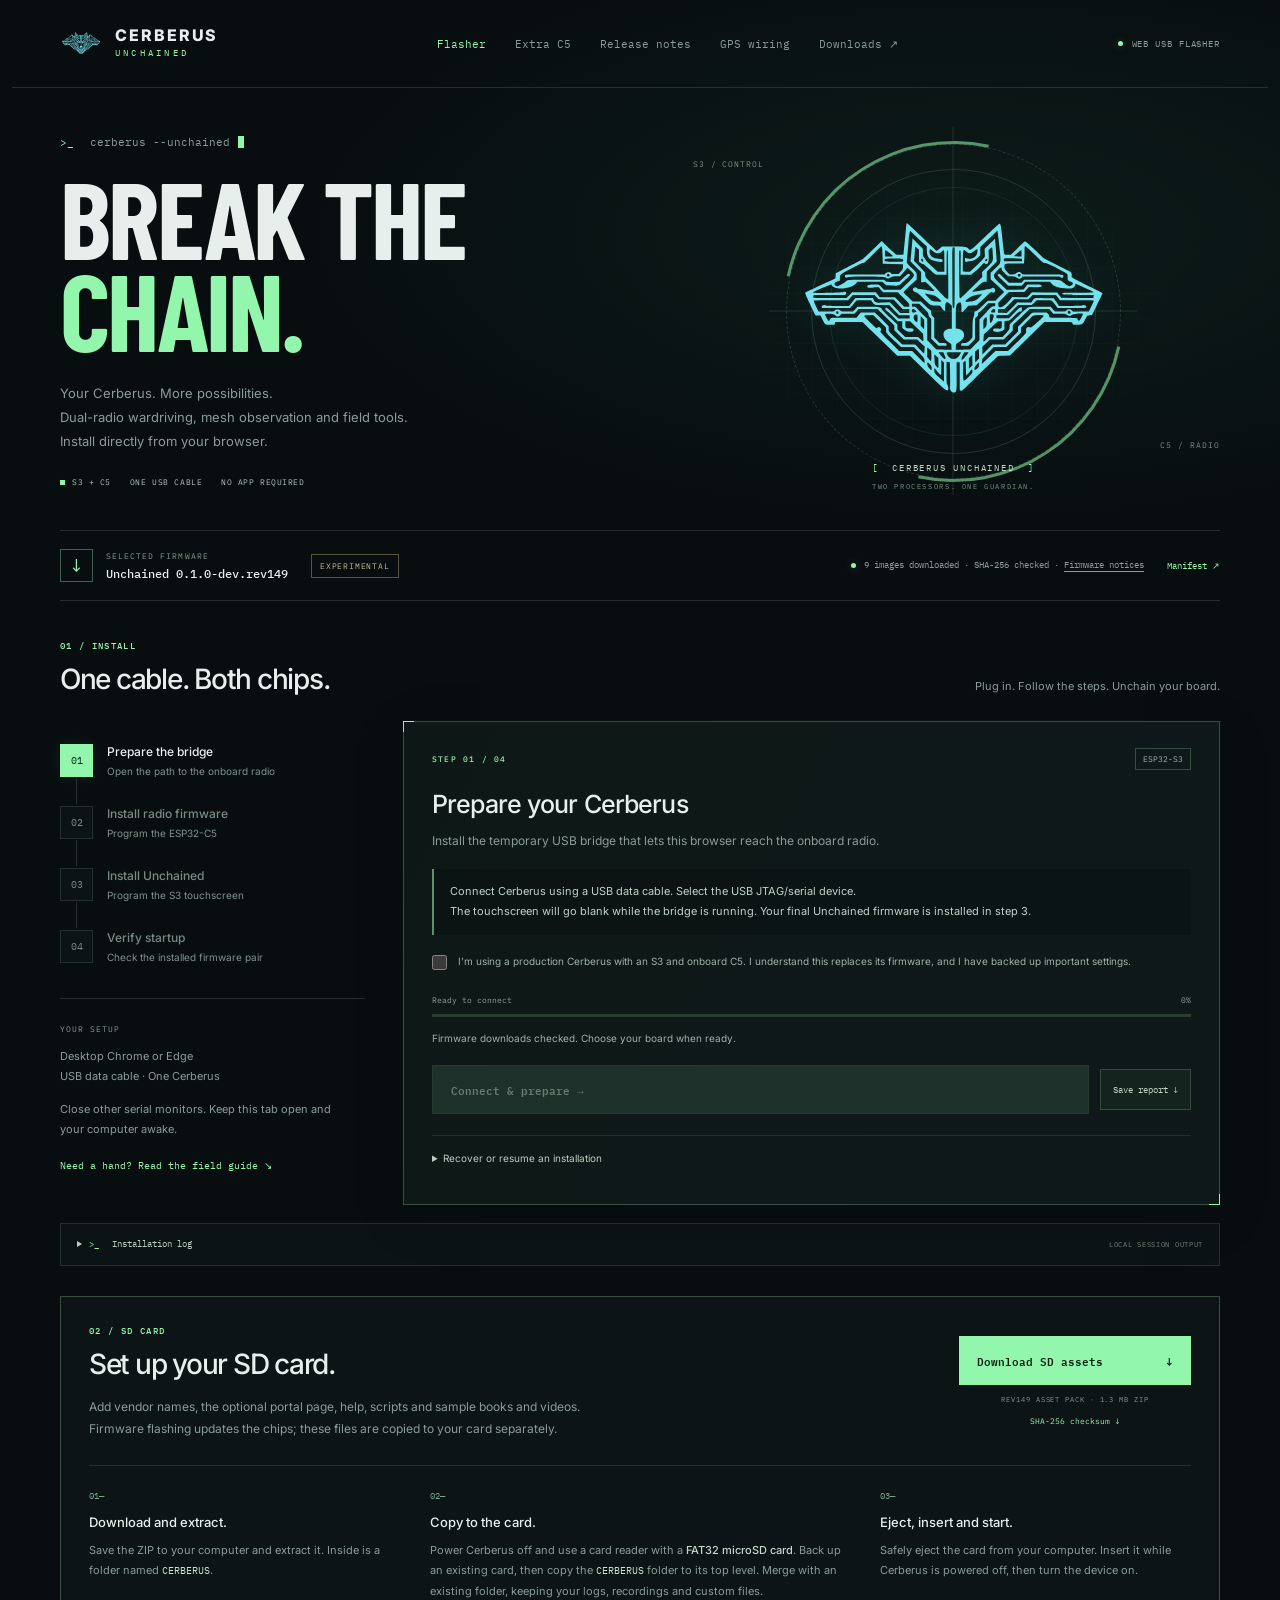
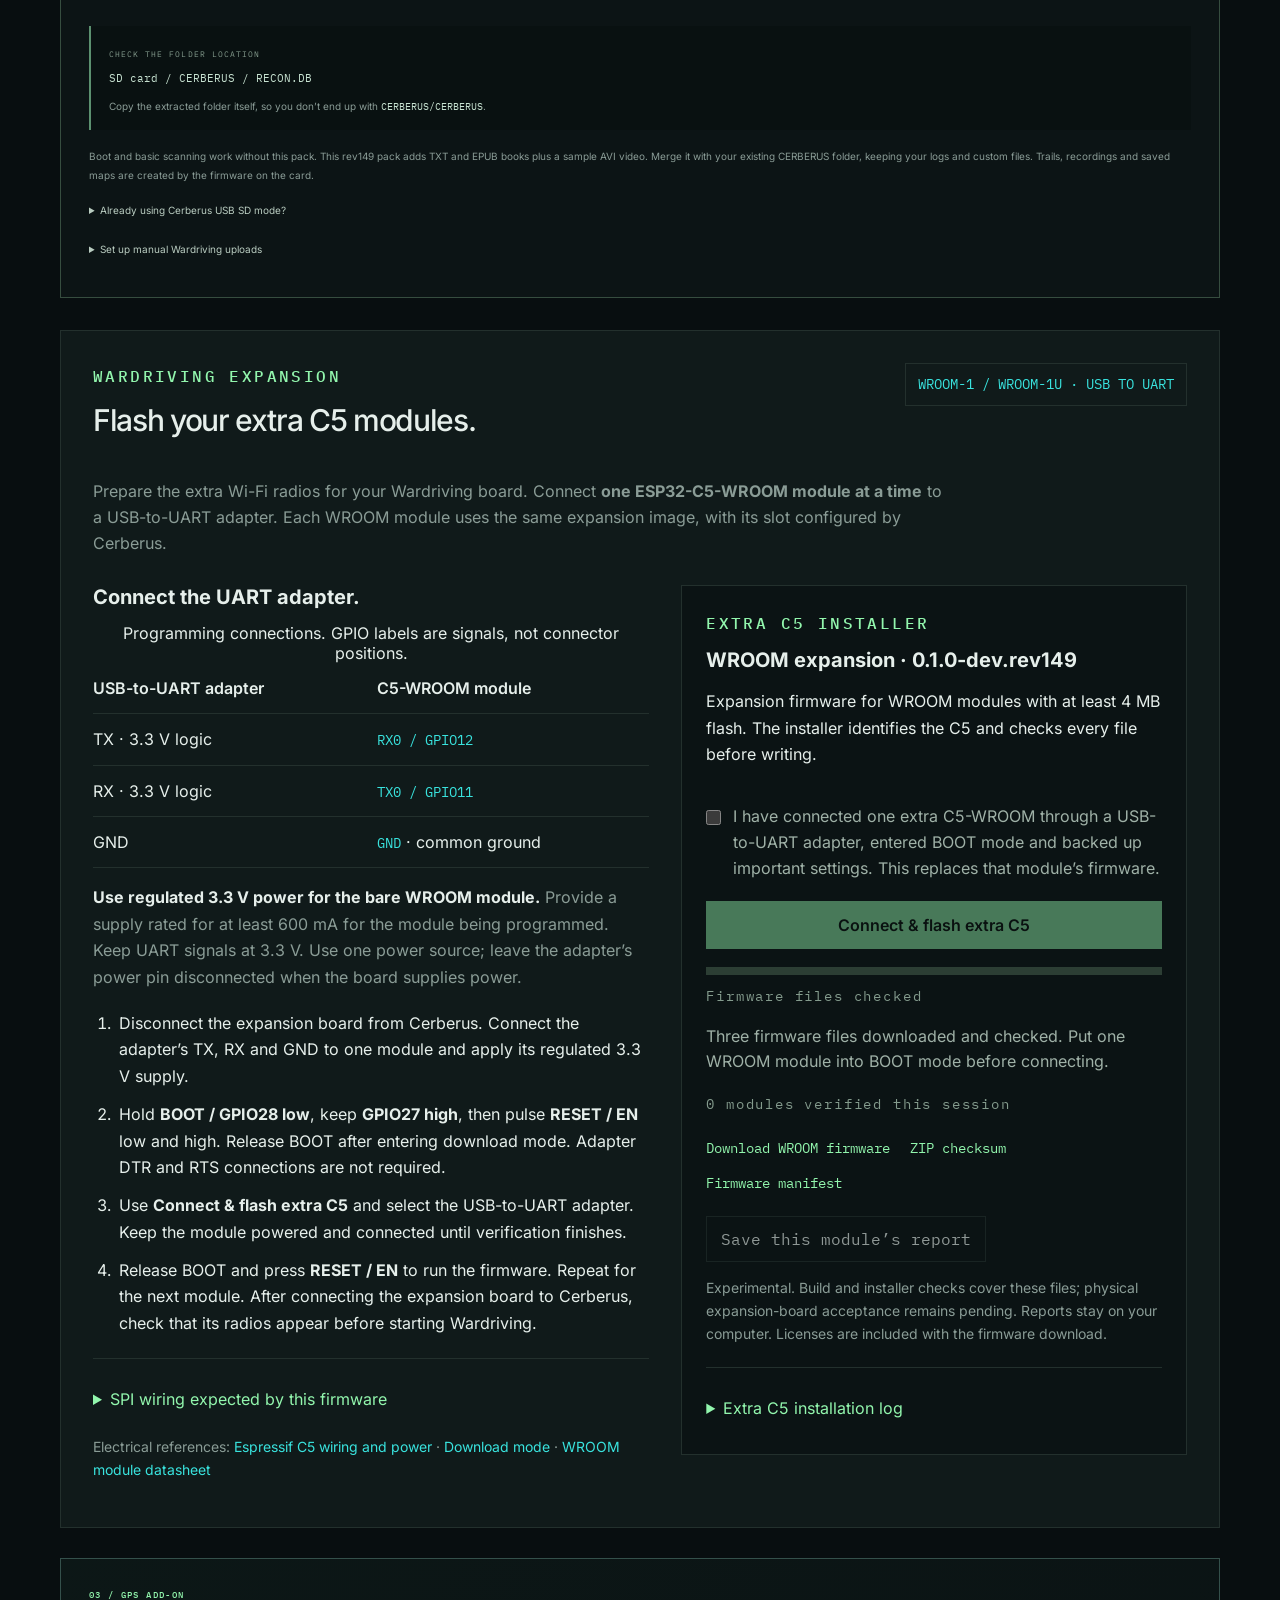
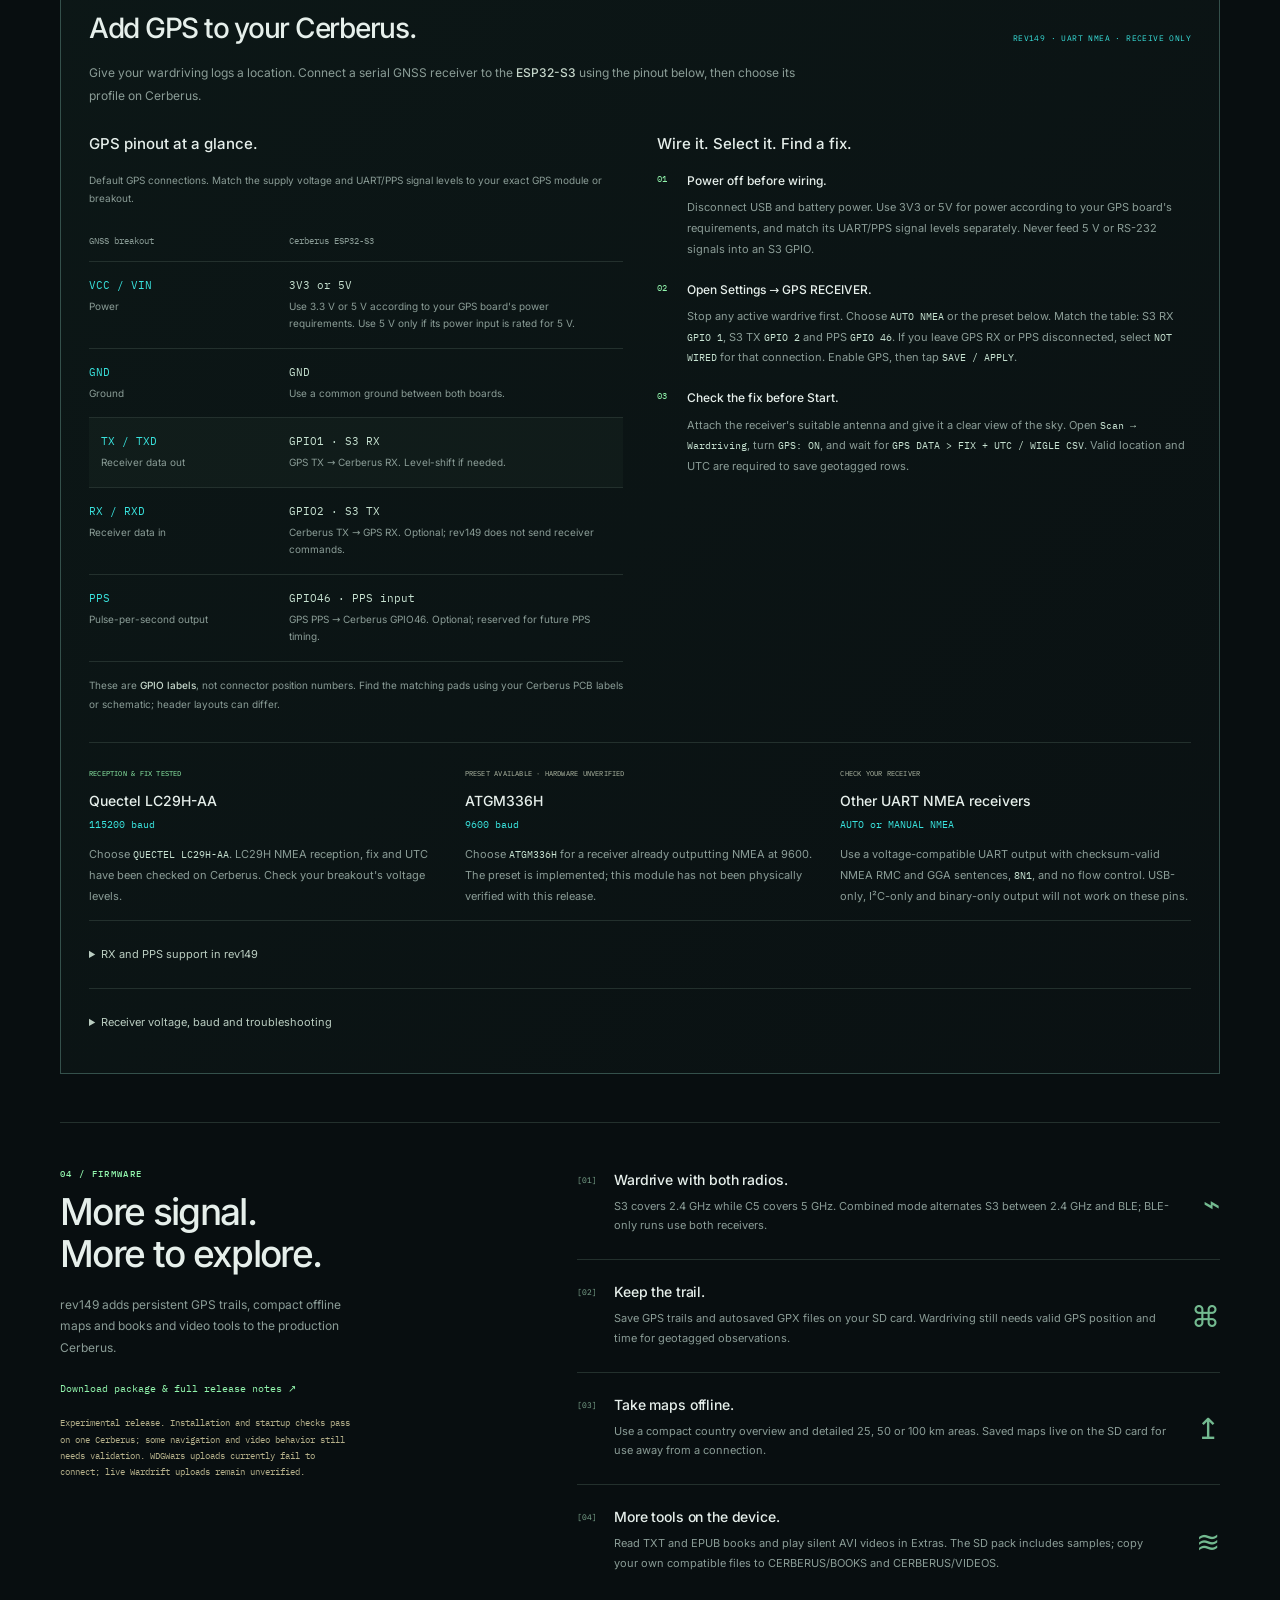
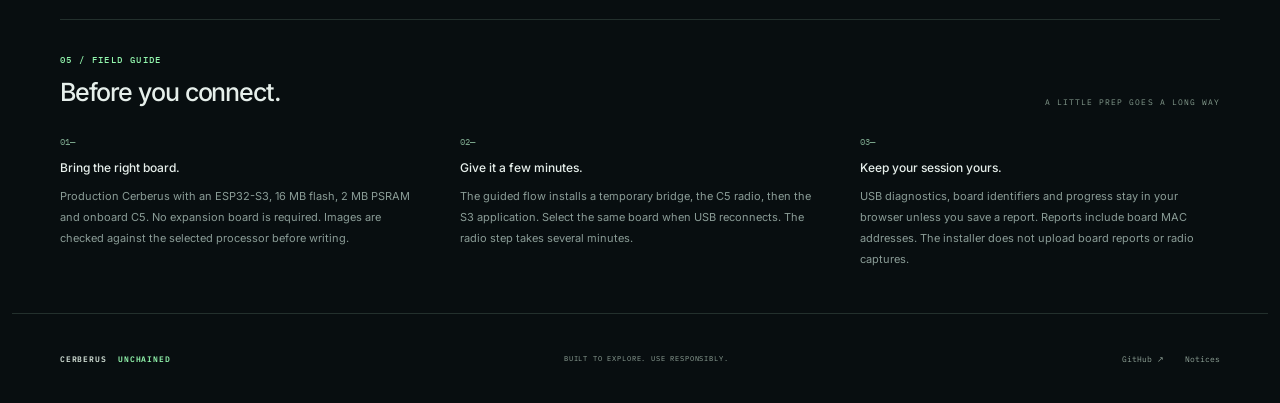
<file: index.html>
<!doctype html>
<html lang="en">
<head>
  <meta charset="UTF-8">
  <meta name="viewport" content="width=device-width,initial-scale=1">
  <meta name="theme-color" content="#080e10">
  <meta name="description" content="Unchain your Cerberus. Install matched S3 and C5 firmware from your browser with the Cerberus Unchained USB flasher.">
  <title>Cerberus Unchained / Web Flasher</title>
  <link rel="stylesheet" href="./fonts/fonts.css">
  <link rel="icon" href="./guardian.svg" type="image/svg+xml">
  <script type="module" crossorigin src="./assets/index-B8PfIWWj.js"></script>
  <link rel="modulepreload" crossorigin href="./assets/rom-GkxcFgpz.js">
  <link rel="modulepreload" crossorigin href="./assets/esp32-CyuAxFQm.js">
  <link rel="modulepreload" crossorigin href="./assets/esp32c3-XPh2YC9D.js">
  <link rel="stylesheet" crossorigin href="./assets/index-CetAGgxM.css">
</head>
<body>
  <a class="skip-link" href="#flash">Skip to installer</a>
  <div class="ambient" aria-hidden="true"></div>
  <header class="topbar shell">
    <a href="./" class="brand" aria-label="Cerberus Unchained home"><img src="./guardian.svg" alt="" width="42" height="32"><span>CERBERUS<small>UNCHAINED</small></span></a>
    <nav aria-label="Main navigation"><a class="nav-active" href="#flash">Flasher</a><a href="#expansion-flasher">Extra C5</a><a href="#release-notes">Release notes</a><a href="#gps-pinout">GPS wiring</a><a href="https://github.com/463N7/Cerberus-unchained-flasher/releases/tag/v0.1.0-dev.rev149" target="_blank" rel="noopener noreferrer">Downloads ↗</a></nav>
    <span class="topnote"><i></i> WEB USB FLASHER</span>
  </header>
  <main class="shell">
    <section class="intro" aria-labelledby="hero-title">
      <div class="hero-copy">
        <p class="terminal-prompt"><span aria-hidden="true">&gt;_</span> cerberus --unchained<span class="cursor" aria-hidden="true"></span></p>
        <h1 id="hero-title">BREAK THE<br><span>CHAIN.</span></h1>
        <p class="lede">Your Cerberus. More possibilities.<br>Dual-radio wardriving, mesh observation and field tools.<br class="desktop-break"> Install directly from your browser.</p>
        <div class="hero-tags"><span><i></i> S3 + C5</span><span>ONE USB CABLE</span><span>NO APP REQUIRED</span></div>
      </div>
      <div class="guardian" role="img" aria-label="The three-headed Cerberus emblem in a radio reticle">
        <div class="reticle" aria-hidden="true"><div class="reticle-ring"></div><span class="reticle-axis axis-x"></span><span class="reticle-axis axis-y"></span></div>
        <span class="coordinate coordinate-a" aria-hidden="true">S3 / CONTROL</span><span class="coordinate coordinate-b" aria-hidden="true">C5 / RADIO</span>
        <img src="./guardian.svg" alt="" width="370" height="236">
        <div class="guardian-label"><span class="bracket">[</span> CERBERUS UNCHAINED <span class="bracket">]</span><small>TWO PROCESSORS. ONE GUARDIAN.</small></div>
      </div>
    </section>
    <section class="release-bar" aria-label="Selected firmware">
      <div class="release-identity"><span class="release-mark" aria-hidden="true">↓</span><div><span class="micro">SELECTED FIRMWARE</span><strong id="version">Loading release…</strong></div></div>
      <span class="channel-tag">EXPERIMENTAL</span>
      <div class="integrity"><span class="dot" aria-hidden="true"></span><span id="release-status">Checking download integrity</span></div>
      <a id="release-manifest" hidden>Manifest ↗</a>
    </section>
    <section id="flash" class="flash-section" aria-labelledby="flash-title">
      <div class="section-heading"><div><p class="eyebrow">01 / INSTALL</p><h2 id="flash-title">One cable. Both chips.</h2></div><p>Plug in. Follow the steps. Unchain your board.</p></div>
      <div id="compatibility" class="notice" hidden></div>
      <div class="workspace">
        <aside class="steps" aria-label="Installation progress">
          <ol>
            <li data-stage="bridge"><span class="step-number">01</span><div><strong>Prepare the bridge</strong><small>Open the path to the onboard radio</small></div><span class="step-state"></span></li>
            <li data-stage="c5"><span class="step-number">02</span><div><strong>Install radio firmware</strong><small>Program the ESP32-C5</small></div><span class="step-state"></span></li>
            <li data-stage="s3"><span class="step-number">03</span><div><strong>Install Unchained</strong><small>Program the S3 touchscreen</small></div><span class="step-state"></span></li>
            <li data-stage="check"><span class="step-number">04</span><div><strong>Verify startup</strong><small>Check the installed firmware pair</small></div><span class="step-state"></span></li>
          </ol>
          <div class="connection-note"><span class="micro">YOUR SETUP</span><p>Desktop Chrome or Edge<br>USB data cable · One Cerberus</p><p>Close other serial monitors. Keep this tab open and your computer awake.</p></div>
          <a class="text-link" href="#help">Need a hand? Read the field guide ↘</a>
        </aside>
        <section class="install-card" aria-labelledby="stage-title">
          <div class="card-heading"><span class="eyebrow" id="stage-label">STEP 01 / 04</span><span class="chip-badge" id="chip-label">ESP32-S3</span></div>
          <h3 id="stage-title">Prepare your Cerberus</h3>
          <p id="stage-description">The installer downloads and checks the complete firmware set before changing your board.</p>
          <div id="instructions" class="instructions">Checking the selected firmware package…</div>
          <label id="consent-line" class="consent"><input type="checkbox" id="consent"><span>I’m using a production Cerberus with an S3 and onboard C5. I understand this replaces its firmware, and I have backed up important settings.</span></label>
          <div class="progress-block"><div class="progress-label"><span id="progress-label">Checking release files</span><span id="percent">0%</span></div><progress id="progress" max="100" value="0" aria-label="Installation progress">0%</progress></div>
          <p id="status" class="status" role="status" aria-live="polite">Preparing the downloads…</p>
          <div class="actions"><button id="primary" disabled>Connect &amp; prepare →</button><button id="download-log" class="secondary">Save report ↓</button></div>
          <div id="check-results" hidden></div>
          <details id="recovery"><summary>Recover or resume an installation</summary><p>A blank screen after preparation is expected: the temporary bridge is running.</p><div class="recovery-actions"><button id="resume-c5" class="secondary">Bridge already installed</button><button id="restore-s3" class="secondary">Restore S3 firmware</button><button id="restart" class="secondary">Start a new board</button></div><p>To enter S3 download mode: hold <strong>S3 BOOT</strong>, tap <strong>S3 RESET</strong>, then release BOOT. Use the S3 controls. Select the USB JTAG/serial device when asked.</p><p>Restoring only the S3 does not update or verify the C5. Complete the full installation and startup check.</p></details>
        </section>
      </div>
      <details class="technical"><summary><span aria-hidden="true">&gt;_</span> Installation log <span class="log-caption">LOCAL SESSION OUTPUT</span></summary><pre id="log" aria-label="Installation log">Waiting for firmware verification…</pre></details>
    </section>
    <section id="sd-assets" class="sd-assets" aria-labelledby="sd-title">
      <div class="sd-heading"><div><p class="eyebrow">02 / SD CARD</p><h2 id="sd-title">Set up your SD card.</h2><p class="sd-intro">Add vendor names, the optional portal page, help, scripts and sample books and videos. Firmware flashing updates the chips; these files are copied to your card separately.</p></div><div class="sd-download"><a class="download-button" href="./downloads/cerberus-unchained-sd-assets-rev149.zip" download>Download SD assets <span aria-hidden="true">↓</span></a><span class="micro">REV149 ASSET PACK · 1.3 MB ZIP</span><a class="text-link" href="./downloads/cerberus-unchained-sd-assets-rev149.zip.sha256" download>SHA-256 checksum ↓</a></div></div>
      <ol class="sd-steps">
        <li><span class="guide-mark" aria-hidden="true">01—</span><h3>Download and extract.</h3><p>Save the ZIP to your computer and extract it. Inside is a folder named <code>CERBERUS</code>.</p></li>
        <li><span class="guide-mark" aria-hidden="true">02—</span><h3>Copy to the card.</h3><p>Power Cerberus off and use a card reader with a <strong>FAT32 microSD card</strong>. Back up an existing card, then copy the <code>CERBERUS</code> folder to its top level. Merge with an existing folder, keeping your logs, recordings and custom files.</p></li>
        <li><span class="guide-mark" aria-hidden="true">03—</span><h3>Eject, insert and start.</h3><p>Safely eject the card from your computer. Insert it while Cerberus is powered off, then turn the device on.</p></li>
      </ol>
      <div class="sd-location"><span class="micro">CHECK THE FOLDER LOCATION</span><p><code>SD card / CERBERUS / RECON.DB</code></p><span>Copy the extracted folder itself, so you don’t end up with <code>CERBERUS/CERBERUS</code>.</span></div>
      <p class="sd-footnote">Boot and basic scanning work without this pack. This rev149 pack adds TXT and EPUB books plus a sample AVI video. Merge it with your existing CERBERUS folder, keeping your logs and custom files. Trails, recordings and saved maps are created by the firmware on the card.</p>
      <details class="sd-usb"><summary>Already using Cerberus USB SD mode?</summary><p>After installing the firmware, you can copy the extracted files through its USB SD drive instead of using a card reader. Eject that drive in your computer, then select <strong>RETURN SD TO FIRMWARE</strong> on Cerberus before using SD features.</p></details>
      <details class="sd-usb"><summary>Set up manual Wardriving uploads</summary><p><a class="text-link" href="./downloads/wardrive-upload.example.rev149.json" download>Download the empty upload profile ↓</a>. Fill in your home Wi-Fi and the service keys you want to use, then save it as <code>CERBERUS/CONFIG/UPLOAD.JSON</code> on the SD card. On Cerberus, open <strong>LOGS / UPLOAD → HOME WI-FI / API SETUP → IMPORT JSON FROM SD</strong>. Keep your completed profile private. Importing settings does not start an upload. <a class="text-link" href="./guides/wardrive-uploads.html" target="_blank" rel="noopener noreferrer">Setup guide and service limits ↗</a></p></details>
    </section>
    <section id="expansion-flasher" class="expansion-section" aria-labelledby="expansion-title">
      <div class="section-heading"><div><p class="eyebrow">WARDRIVING EXPANSION</p><h2 id="expansion-title">Flash your extra C5 modules.</h2></div><span class="expansion-tag">WROOM-1 / WROOM-1U · USB TO UART</span></div>
      <p class="expansion-intro">Prepare the extra Wi-Fi radios for your Wardriving board. Connect <strong>one ESP32-C5-WROOM module at a time</strong> to a USB-to-UART adapter. Each WROOM module uses the same expansion image, with its slot configured by Cerberus.</p>
      <div class="expansion-grid">
        <div>
          <h3>Connect the UART adapter.</h3>
          <div class="expansion-table-wrap"><table class="expansion-table"><caption>Programming connections. GPIO labels are signals, not connector positions.</caption><thead><tr><th scope="col">USB-to-UART adapter</th><th scope="col">C5-WROOM module</th></tr></thead><tbody>
            <tr><td>TX · 3.3 V logic</td><td><code>RX0 / GPIO12</code></td></tr>
            <tr><td>RX · 3.3 V logic</td><td><code>TX0 / GPIO11</code></td></tr>
            <tr><td>GND</td><td><code>GND</code> · common ground</td></tr>
          </tbody></table></div>
          <p class="expansion-power"><strong>Use regulated 3.3 V power for the bare WROOM module.</strong> Provide a supply rated for at least 600 mA for the module being programmed. Keep UART signals at 3.3 V. Use one power source; leave the adapter’s power pin disconnected when the board supplies power.</p>
          <ol class="expansion-steps">
            <li>Disconnect the expansion board from Cerberus. Connect the adapter’s TX, RX and GND to one module and apply its regulated 3.3 V supply.</li>
            <li>Hold <strong>BOOT / GPIO28 low</strong>, keep <strong>GPIO27 high</strong>, then pulse <strong>RESET / EN</strong> low and high. Release BOOT after entering download mode. Adapter DTR and RTS connections are not required.</li>
            <li>Use <strong>Connect &amp; flash extra C5</strong> and select the USB-to-UART adapter. Keep the module powered and connected until verification finishes.</li>
            <li>Release BOOT and press <strong>RESET / EN</strong> to run the firmware. Repeat for the next module. After connecting the expansion board to Cerberus, check that its radios appear before starting Wardriving.</li>
          </ol>
          <details class="expansion-details"><summary>SPI wiring expected by this firmware</summary><p>The WROOM image uses <strong>SCLK GPIO8, MOSI GPIO10, MISO GPIO9 and CS GPIO23</strong>. The shared Cerberus S3 bus is SCLK GPIO12, MOSI GPIO11 and MISO GPIO13. Slots 1–6 use S3 chip selects GPIO14, GPIO15, GPIO41, GPIO42, GPIO45 and GPIO48 respectively; each slot’s select connects to its module’s GPIO23. Match your board’s schematic to these assignments. UART is used here for programming; the expansion board communicates with Cerberus over SPI.</p></details>
          <p class="expansion-footnote">Electrical references: <a href="https://docs.espressif.com/projects/esp-hardware-design-guidelines/en/latest/esp32c5/schematic-checklist.html" target="_blank" rel="noopener noreferrer">Espressif C5 wiring and power</a> · <a href="https://docs.espressif.com/projects/esp-hardware-design-guidelines/en/latest/esp32c5/download-guidelines.html" target="_blank" rel="noopener noreferrer">Download mode</a> · <a href="https://documentation.espressif.com/esp32-c5-wroom-1_wroom-1u_datasheet_en.html" target="_blank" rel="noopener noreferrer">WROOM module datasheet</a></p>
        </div>
        <div class="expansion-controls">
          <p class="eyebrow">EXTRA C5 INSTALLER</p><h3 id="expansion-version">Loading WROOM expansion firmware…</h3>
          <p>Expansion firmware for WROOM modules with at least 4 MB flash. The installer identifies the C5 and checks every file before writing.</p>
          <label class="consent"><input type="checkbox" id="expansion-consent"><span>I have connected one extra C5-WROOM through a USB-to-UART adapter, entered BOOT mode and backed up important settings. This replaces that module’s firmware.</span></label>
          <button class="primary" id="expansion-install" disabled>Connect &amp; flash extra C5</button>
          <progress id="expansion-progress" max="100" value="0" aria-label="Extra C5 installation progress"></progress>
          <span class="micro" id="expansion-progress-label">Checking expansion firmware…</span>
          <div id="expansion-status" class="status" role="status" aria-live="polite">Downloading the expansion release.</div>
          <p class="micro" id="expansion-count">0 modules verified this session</p>
          <div class="expansion-links"><a class="text-link" id="expansion-download" hidden download>Download WROOM firmware</a><a class="text-link" id="expansion-checksum" hidden download>ZIP checksum</a><a class="text-link" id="expansion-manifest" hidden>Firmware manifest</a></div>
          <button class="secondary" id="expansion-report" disabled>Save this module’s report</button>
          <p class="expansion-footnote">Experimental. Build and installer checks cover these files; physical expansion-board acceptance remains pending. Reports stay on your computer. Licenses are included with the firmware download.</p>
          <details class="expansion-details"><summary>Extra C5 installation log</summary><pre id="expansion-log">Waiting for firmware checks…</pre></details>
        </div>
      </div>
    </section>
    <section id="gps-pinout" class="gps-section" aria-labelledby="gps-title">
      <div class="section-heading"><div><p class="eyebrow">03 / GPS ADD-ON</p><h2 id="gps-title">Add GPS to your Cerberus.</h2></div><span class="gps-tag">REV149 · UART NMEA · RECEIVE ONLY</span></div>
      <p class="gps-intro">Give your wardriving logs a location. Connect a serial GNSS receiver to the <strong>ESP32-S3</strong> using the pinout below, then choose its profile on Cerberus.</p>
      <div class="gps-grid">
        <div class="gps-wiring">
          <h3>GPS pinout at a glance.</h3>
          <table class="gps-table"><caption>Default GPS connections. Match the supply voltage and UART/PPS signal levels to your exact GPS module or breakout.</caption><thead><tr><th scope="col">GNSS breakout</th><th scope="col">Cerberus ESP32-S3</th></tr></thead><tbody>
            <tr><th scope="row"><code>VCC / VIN</code><span>Power</span></th><td><code>3V3 or 5V</code><span>Use 3.3 V or 5 V according to your GPS board's power requirements. Use 5 V only if its power input is rated for 5 V.</span></td></tr>
            <tr><th scope="row"><code>GND</code><span>Ground</span></th><td><code>GND</code><span>Use a common ground between both boards.</span></td></tr>
            <tr class="gps-data-row"><th scope="row"><code>TX / TXD</code><span>Receiver data out</span></th><td><code>GPIO1 · S3 RX</code><span>GPS TX → Cerberus RX. Level-shift if needed.</span></td></tr>
            <tr><th scope="row"><code>RX / RXD</code><span>Receiver data in</span></th><td><code>GPIO2 · S3 TX</code><span>Cerberus TX → GPS RX. Optional; rev149 does not send receiver commands.</span></td></tr>
            <tr><th scope="row"><code>PPS</code><span>Pulse-per-second output</span></th><td><code>GPIO46 · PPS input</code><span>GPS PPS → Cerberus GPIO46. Optional; reserved for future PPS timing.</span></td></tr>
          </tbody></table>
          <p class="gps-pin-note">These are <strong>GPIO labels</strong>, not connector position numbers. Find the matching pads using your Cerberus PCB labels or schematic; header layouts can differ.</p>
        </div>
        <div class="gps-setup">
          <h3>Wire it. Select it. Find a fix.</h3>
          <ol>
            <li><strong>Power off before wiring.</strong><span>Disconnect USB and battery power. Use 3V3 or 5V for power according to your GPS board's requirements, and match its UART/PPS signal levels separately. Never feed 5 V or RS-232 signals into an S3 GPIO.</span></li>
            <li><strong>Open Settings → GPS RECEIVER.</strong><span>Stop any active wardrive first. Choose <code>AUTO NMEA</code> or the preset below. Match the table: S3 RX <code>GPIO 1</code>, S3 TX <code>GPIO 2</code> and PPS <code>GPIO 46</code>. If you leave GPS RX or PPS disconnected, select <code>NOT WIRED</code> for that connection. Enable GPS, then tap <code>SAVE / APPLY</code>.</span></li>
            <li><strong>Check the fix before Start.</strong><span>Attach the receiver's suitable antenna and give it a clear view of the sky. Open <code>Scan → Wardriving</code>, turn <code>GPS: ON</code>, and wait for <code>GPS DATA &gt; FIX + UTC / WIGLE CSV</code>. Valid location and UTC are required to save geotagged rows.</span></li>
          </ol>
        </div>
      </div>
      <div class="gps-receivers" aria-label="GPS receiver profiles">
        <article><span class="gps-receiver-status">RECEPTION &amp; FIX TESTED</span><h3>Quectel LC29H-AA</h3><p class="gps-baud">115200 baud</p><p>Choose <code>QUECTEL LC29H-AA</code>. LC29H NMEA reception, fix and UTC have been checked on Cerberus. Check your breakout's voltage levels.</p></article>
        <article><span class="gps-receiver-status gps-preset-only">PRESET AVAILABLE · HARDWARE UNVERIFIED</span><h3>ATGM336H</h3><p class="gps-baud">9600 baud</p><p>Choose <code>ATGM336H</code> for a receiver already outputting NMEA at 9600. The preset is implemented; this module has not been physically verified with this release.</p></article>
        <article><span class="gps-receiver-status gps-preset-only">CHECK YOUR RECEIVER</span><h3>Other UART NMEA receivers</h3><p class="gps-baud">AUTO or MANUAL NMEA</p><p>Use a voltage-compatible UART output with checksum-valid NMEA RMC and GGA sentences, <code>8N1</code>, and no flow control. USB-only, I²C-only and binary-only output will not work on these pins.</p></article>
      </div>
      <details class="gps-details"><summary>RX and PPS support in rev149</summary><p>The table shows the firmware's default assignments: <strong>S3 TX GPIO2 → GPS RX</strong> and <strong>GPS PPS → GPIO46</strong>. Rev144 receives NMEA only; it does not send receiver commands or use PPS timing. These two connections are optional for GPS reception. GPIO46 is input-only and cannot serve as S3 TX.</p></details>
      <details class="gps-details"><summary>Receiver voltage, baud and troubleshooting</summary><p><strong>Power and logic are separate.</strong> Use the voltage specified for your exact breakout and a suitable UART level shifter whenever signal levels do not match. Bare LC29H modules use a 3.3 V nominal supply but a 2.8 V UART1; their 1.8 V UART2 is a different interface. Use the breakout's NMEA UART output. A board marked “5 V VIN” may have a regulator without UART level conversion.</p><p><strong>AUTO listens; it does not reprogram the module.</strong> It tries 115200, 9600, 38400, 57600, 19200, 4800, 230400, 460800 and 921600 baud. MANUAL NMEA selects one of those rates. Make sure the receiver is already sending RMC/GGA at the chosen rate.</p><p><strong>NO RECENT NMEA:</strong> check power, ground, GPS TX → S3 RX, signal levels, selected GPIO, baud and NMEA output. <strong>NMEA / NO FIX:</strong> data is arriving; check antenna placement and allow time outdoors. <strong>FIX / UTC UNVERIFIED:</strong> check that the receiver emits valid RMC date/time. The firmware cannot create missing GPS data.</p><p class="gps-sources">Electrical references: <a class="text-link" href="https://www.quectel.com/content/uploads/2022/06/Quectel_LC29H_Series_Hardware_Design_V1.2.pdf" target="_blank" rel="noopener noreferrer">Quectel LC29H hardware guide ↗</a> · <a class="text-link" href="https://documentation.espressif.com/esp32-s3_datasheet_en.pdf" target="_blank" rel="noopener noreferrer">ESP32-S3 electrical limits ↗</a></p></details>
    </section>
    <section id="release-notes" class="release-section" aria-labelledby="release-title">
      <div class="release-overview"><p class="eyebrow">04 / FIRMWARE</p><h2 id="release-title">More signal.<br> More to explore.</h2><p class="section-copy">rev149 adds persistent GPS trails, compact offline maps and books and video tools to the production Cerberus.</p><a class="text-link" id="github-release" href="https://github.com/463N7/Cerberus-unchained-flasher/releases/tag/v0.1.0-dev.rev149" target="_blank" rel="noopener noreferrer">Download package &amp; full release notes ↗</a><p class="release-caution">Experimental release. Installation and startup checks pass on one Cerberus; some navigation and video behavior still needs validation. WDGWars uploads currently fail to connect; live Wardrift uploads remain unverified.</p></div>
      <div class="feature-list">
        <article><span class="feature-index">[01]</span><div><h3>Wardrive with both radios.</h3><p>S3 covers 2.4 GHz while C5 covers 5 GHz. Combined mode alternates S3 between 2.4 GHz and BLE; BLE-only runs use both receivers.</p></div><span class="feature-symbol" aria-hidden="true">⌁</span></article>
        <article><span class="feature-index">[02]</span><div><h3>Keep the trail.</h3><p>Save GPS trails and autosaved GPX files on your SD card. Wardriving still needs valid GPS position and time for geotagged observations.</p></div><span class="feature-symbol" aria-hidden="true">⌘</span></article>
        <article><span class="feature-index">[03]</span><div><h3>Take maps offline.</h3><p>Use a compact country overview and detailed 25, 50 or 100 km areas. Saved maps live on the SD card for use away from a connection.</p></div><span class="feature-symbol" aria-hidden="true">↥</span></article>
        <article><span class="feature-index">[04]</span><div><h3>More tools on the device.</h3><p>Read TXT and EPUB books and play silent AVI videos in Extras. The SD pack includes samples; copy your own compatible files to CERBERUS/BOOKS and CERBERUS/VIDEOS.</p></div><span class="feature-symbol" aria-hidden="true">≋</span></article>
      </div>
    </section>
    <section id="help" class="field-guide" aria-labelledby="help-title">
      <div class="section-heading"><div><p class="eyebrow">05 / FIELD GUIDE</p><h2 id="help-title">Before you connect.</h2></div><span class="micro">A LITTLE PREP GOES A LONG WAY</span></div>
      <div class="bottom-grid">
        <div><span class="guide-mark" aria-hidden="true">01—</span><h3>Bring the right board.</h3><p>Production Cerberus with an ESP32-S3, 16 MB flash, 2 MB PSRAM and onboard C5. No expansion board is required. Images are checked against the selected processor before writing.</p></div>
        <div><span class="guide-mark" aria-hidden="true">02—</span><h3>Give it a few minutes.</h3><p>The guided flow installs a temporary bridge, the C5 radio, then the S3 application. Select the same board when USB reconnects. The radio step takes several minutes.</p></div>
        <div><span class="guide-mark" aria-hidden="true">03—</span><h3>Keep your session yours.</h3><p>USB diagnostics, board identifiers and progress stay in your browser unless you save a report. Reports include board MAC addresses. The installer does not upload board reports or radio captures.</p></div>
      </div>
    </section>
  </main>
  <footer class="shell"><a href="./" class="footer-brand">CERBERUS <span>UNCHAINED</span></a><span>BUILT TO EXPLORE. USE RESPONSIBLY.</span><div><a href="https://github.com/463N7/Cerberus-unchained-flasher">GitHub ↗</a><a href="./notices.txt">Notices</a></div></footer>
</body>
</html>
</file>
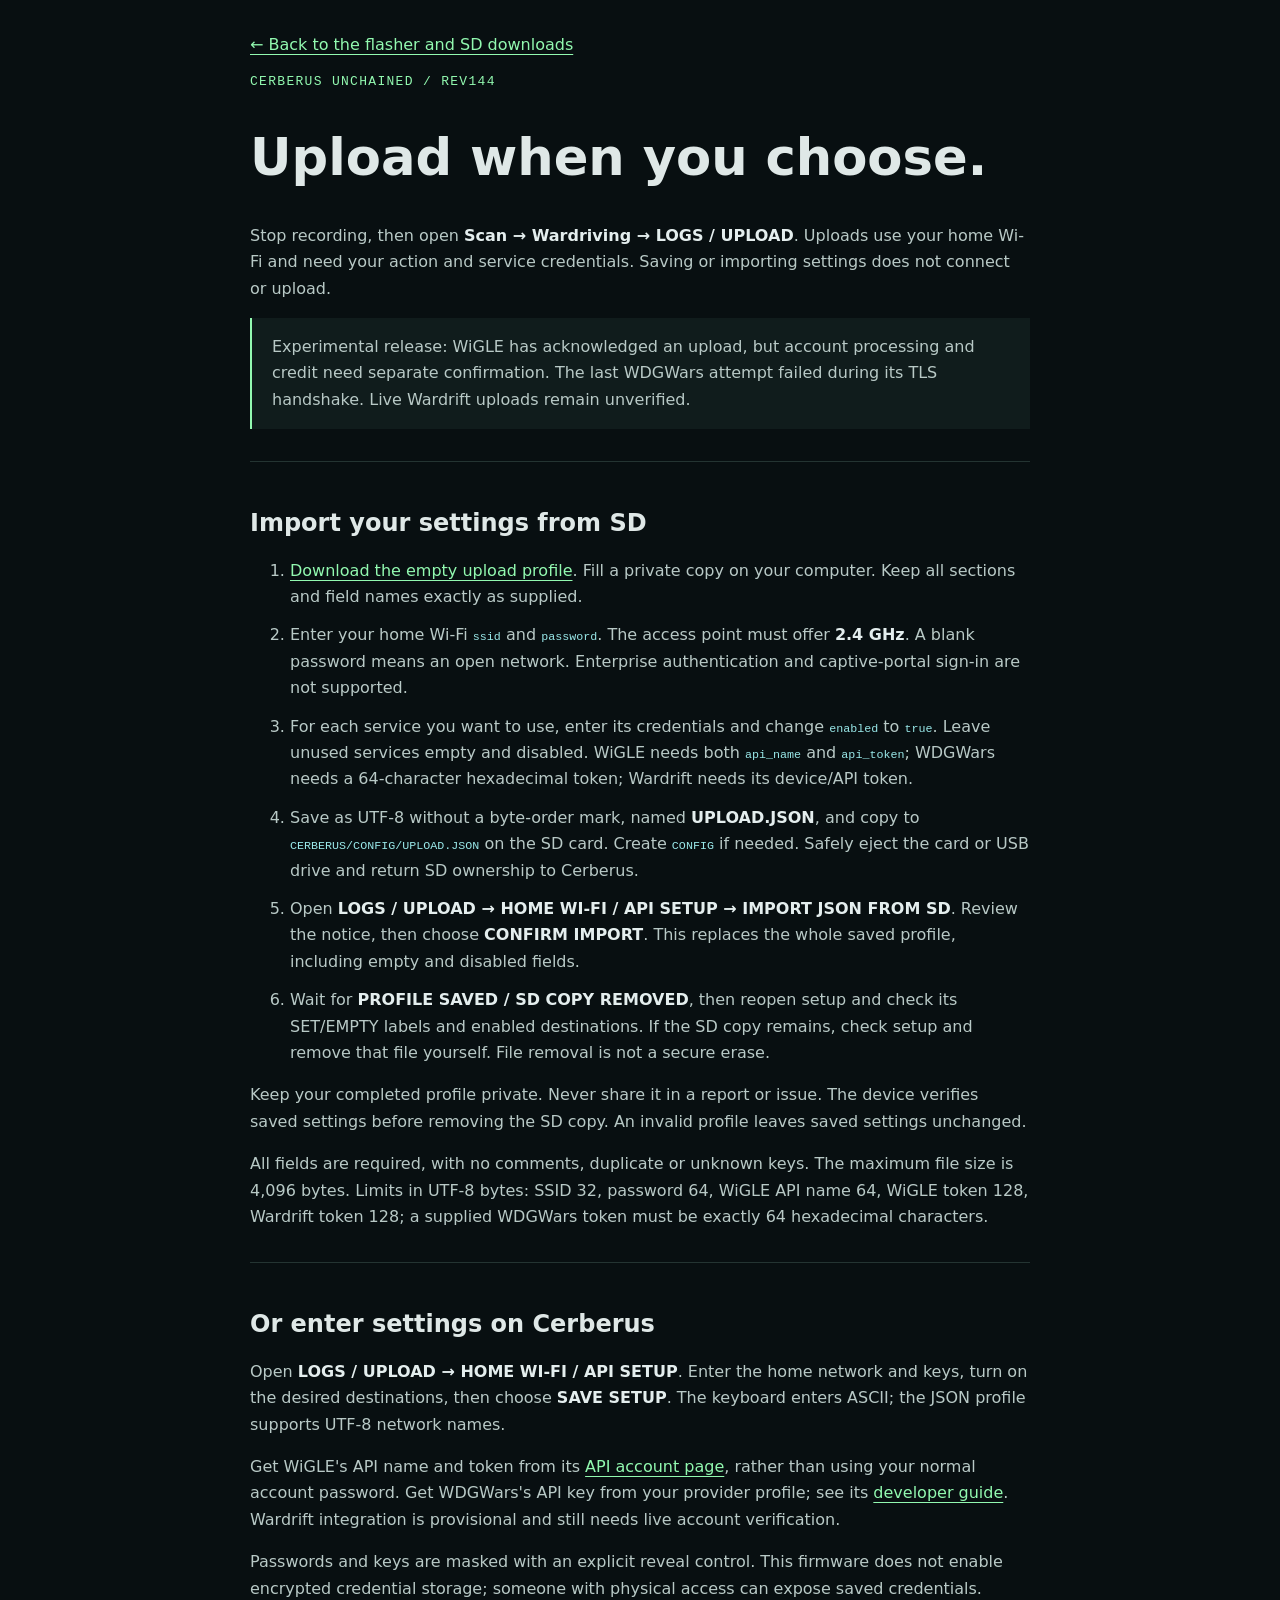
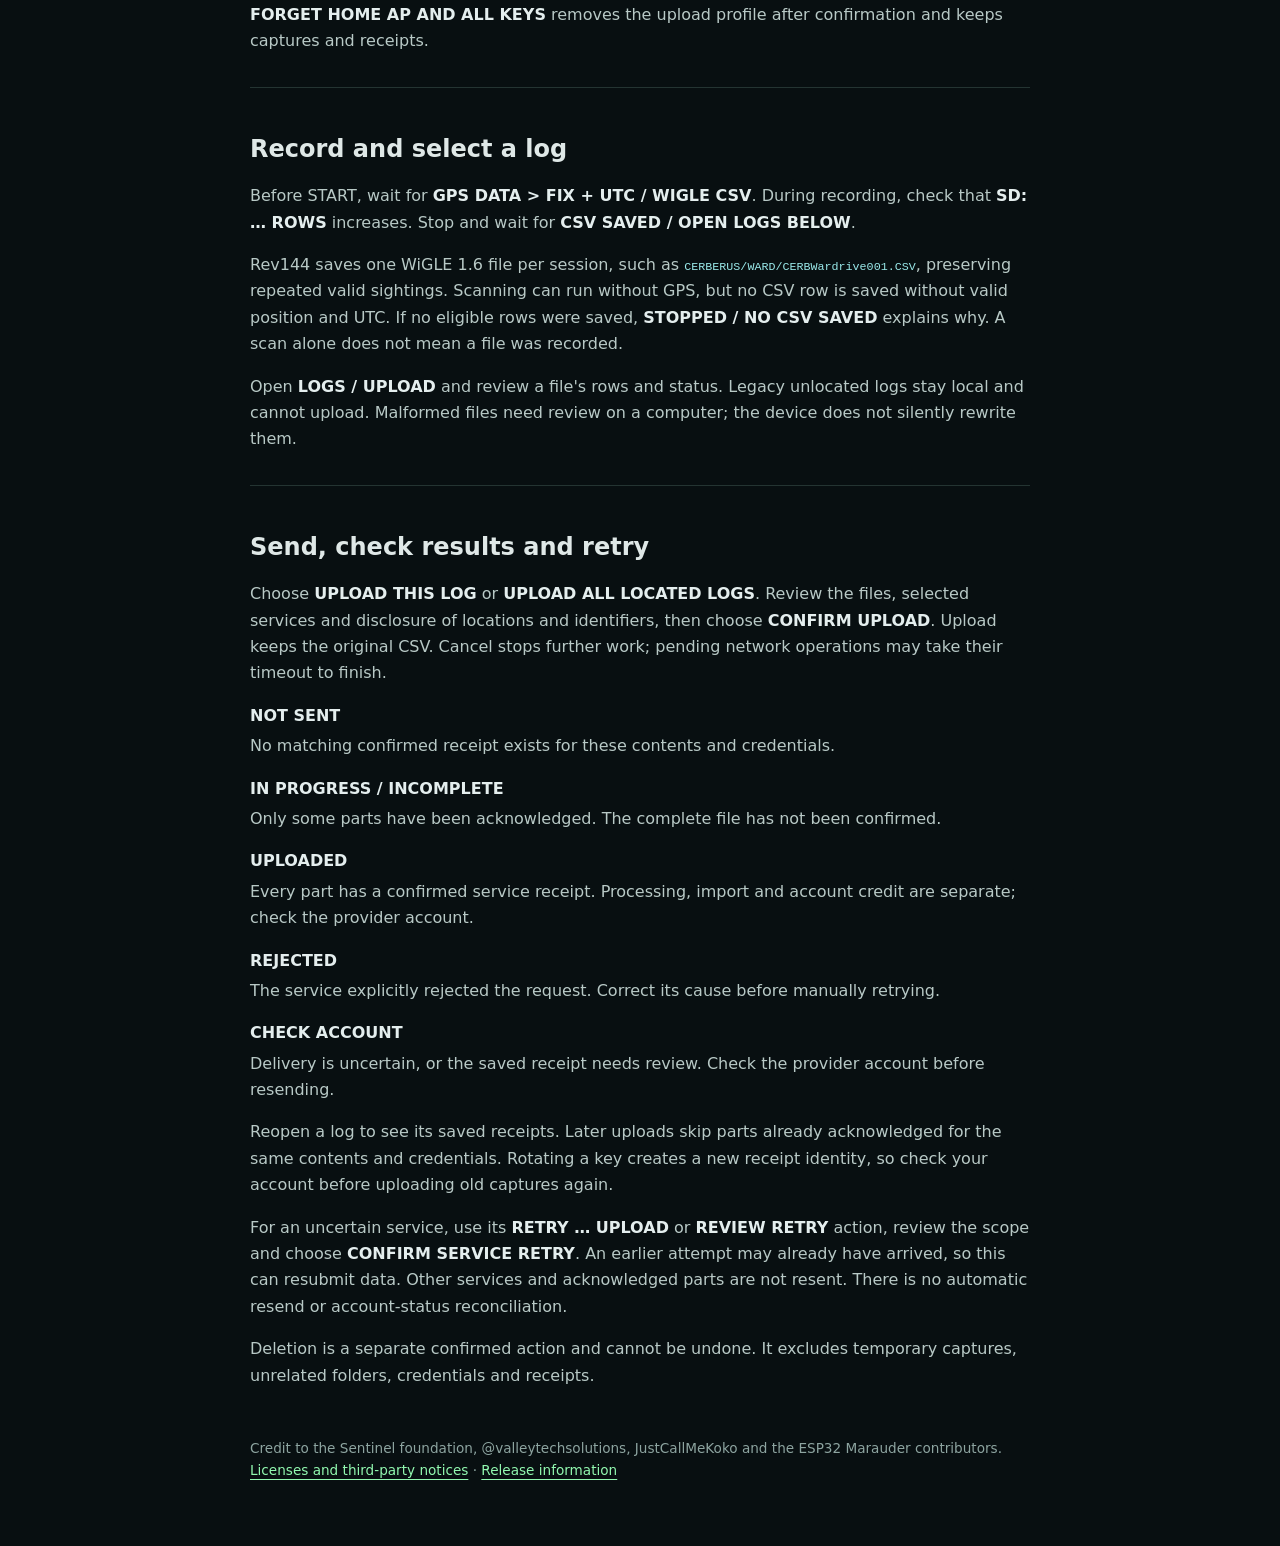
<file: guides/wardrive-uploads.html>
<!doctype html>
<html lang="en">
<head>
  <meta charset="utf-8">
  <meta name="viewport" content="width=device-width, initial-scale=1">
  <meta name="description" content="Set up home Wi-Fi and manual wardriving log uploads on Cerberus Unchained rev144.">
  <title>Wardriving upload setup · Cerberus Unchained</title>
  <style>
    :root{color-scheme:dark;font-family:system-ui,sans-serif;background:#080f11;color:#dfe8e7;line-height:1.65}
    body{max-width:780px;margin:auto;padding:32px 22px 64px}a{color:#92f9b0;text-underline-offset:4px}h1,h2{line-height:1.2}h1{font-size:clamp(2rem,6vw,3.2rem)}h2{margin-top:2.3rem}p,li{color:#b8c9c6}li{margin-bottom:12px}code{font-size:.9em;color:#99e8e9;overflow-wrap:anywhere}.eyebrow{font-family:monospace;color:#92f9b0;letter-spacing:.1em}section{border-top:1px solid #243432;margin-top:32px;padding-top:10px}.note{padding:16px 20px;border-left:2px solid #92f9b0;background:#101c1c}dt{font-weight:700;color:#e4eeee;margin-top:16px}dd{margin:4px 0 0;color:#b8c9c6}footer{margin-top:48px;font-size:.85rem;color:#8da4a0}strong{color:#e4eeee}
  </style>
</head>
<body>
  <a href="../#sd-assets">← Back to the flasher and SD downloads</a>
  <p class="eyebrow">CERBERUS UNCHAINED / REV144</p>
  <h1>Upload when you choose.</h1>
  <p>Stop recording, then open <strong>Scan → Wardriving → LOGS / UPLOAD</strong>. Uploads use your home Wi-Fi and need your action and service credentials. Saving or importing settings does not connect or upload.</p>
  <p class="note">Experimental release: WiGLE has acknowledged an upload, but account processing and credit need separate confirmation. The last WDGWars attempt failed during its TLS handshake. Live Wardrift uploads remain unverified.</p>

  <section aria-labelledby="profile"><h2 id="profile">Import your settings from SD</h2>
    <ol>
      <li><a href="../downloads/wardrive-upload.example.rev144.json" download>Download the empty upload profile</a>. Fill a private copy on your computer. Keep all sections and field names exactly as supplied.</li>
      <li>Enter your home Wi-Fi <code>ssid</code> and <code>password</code>. The access point must offer <strong>2.4 GHz</strong>. A blank password means an open network. Enterprise authentication and captive-portal sign-in are not supported.</li>
      <li>For each service you want to use, enter its credentials and change <code>enabled</code> to <code>true</code>. Leave unused services empty and disabled. WiGLE needs both <code>api_name</code> and <code>api_token</code>; WDGWars needs a 64-character hexadecimal token; Wardrift needs its device/API token.</li>
      <li>Save as UTF-8 without a byte-order mark, named <strong>UPLOAD.JSON</strong>, and copy to <code>CERBERUS/CONFIG/UPLOAD.JSON</code> on the SD card. Create <code>CONFIG</code> if needed. Safely eject the card or USB drive and return SD ownership to Cerberus.</li>
      <li>Open <strong>LOGS / UPLOAD → HOME WI-FI / API SETUP → IMPORT JSON FROM SD</strong>. Review the notice, then choose <strong>CONFIRM IMPORT</strong>. This replaces the whole saved profile, including empty and disabled fields.</li>
      <li>Wait for <strong>PROFILE SAVED / SD COPY REMOVED</strong>, then reopen setup and check its SET/EMPTY labels and enabled destinations. If the SD copy remains, check setup and remove that file yourself. File removal is not a secure erase.</li>
    </ol>
    <p>Keep your completed profile private. Never share it in a report or issue. The device verifies saved settings before removing the SD copy. An invalid profile leaves saved settings unchanged.</p>
    <p>All fields are required, with no comments, duplicate or unknown keys. The maximum file size is 4,096 bytes. Limits in UTF-8 bytes: SSID 32, password 64, WiGLE API name 64, WiGLE token 128, Wardrift token 128; a supplied WDGWars token must be exactly 64 hexadecimal characters.</p>
  </section>

  <section aria-labelledby="device"><h2 id="device">Or enter settings on Cerberus</h2>
    <p>Open <strong>LOGS / UPLOAD → HOME WI-FI / API SETUP</strong>. Enter the home network and keys, turn on the desired destinations, then choose <strong>SAVE SETUP</strong>. The keyboard enters ASCII; the JSON profile supports UTF-8 network names.</p>
    <p>Get WiGLE's API name and token from its <a href="https://wigle.net/account?account=api">API account page</a>, rather than using your normal account password. Get WDGWars's API key from your provider profile; see its <a href="https://wdgwars.pl/press">developer guide</a>. Wardrift integration is provisional and still needs live account verification.</p>
    <p>Passwords and keys are masked with an explicit reveal control. This firmware does not enable encrypted credential storage; someone with physical access can expose saved credentials. <strong>FORGET HOME AP AND ALL KEYS</strong> removes the upload profile after confirmation and keeps captures and receipts.</p>
  </section>

  <section aria-labelledby="record"><h2 id="record">Record and select a log</h2>
    <p>Before START, wait for <strong>GPS DATA &gt; FIX + UTC / WIGLE CSV</strong>. During recording, check that <strong>SD: … ROWS</strong> increases. Stop and wait for <strong>CSV SAVED / OPEN LOGS BELOW</strong>.</p>
    <p>Rev144 saves one WiGLE 1.6 file per session, such as <code>CERBERUS/WARD/CERBWardrive001.CSV</code>, preserving repeated valid sightings. Scanning can run without GPS, but no CSV row is saved without valid position and UTC. If no eligible rows were saved, <strong>STOPPED / NO CSV SAVED</strong> explains why. A scan alone does not mean a file was recorded.</p>
    <p>Open <strong>LOGS / UPLOAD</strong> and review a file's rows and status. Legacy unlocated logs stay local and cannot upload. Malformed files need review on a computer; the device does not silently rewrite them.</p>
  </section>

  <section aria-labelledby="send"><h2 id="send">Send, check results and retry</h2>
    <p>Choose <strong>UPLOAD THIS LOG</strong> or <strong>UPLOAD ALL LOCATED LOGS</strong>. Review the files, selected services and disclosure of locations and identifiers, then choose <strong>CONFIRM UPLOAD</strong>. Upload keeps the original CSV. Cancel stops further work; pending network operations may take their timeout to finish.</p>
    <dl>
      <dt>NOT SENT</dt><dd>No matching confirmed receipt exists for these contents and credentials.</dd>
      <dt>IN PROGRESS / INCOMPLETE</dt><dd>Only some parts have been acknowledged. The complete file has not been confirmed.</dd>
      <dt>UPLOADED</dt><dd>Every part has a confirmed service receipt. Processing, import and account credit are separate; check the provider account.</dd>
      <dt>REJECTED</dt><dd>The service explicitly rejected the request. Correct its cause before manually retrying.</dd>
      <dt>CHECK ACCOUNT</dt><dd>Delivery is uncertain, or the saved receipt needs review. Check the provider account before resending.</dd>
    </dl>
    <p>Reopen a log to see its saved receipts. Later uploads skip parts already acknowledged for the same contents and credentials. Rotating a key creates a new receipt identity, so check your account before uploading old captures again.</p>
    <p>For an uncertain service, use its <strong>RETRY … UPLOAD</strong> or <strong>REVIEW RETRY</strong> action, review the scope and choose <strong>CONFIRM SERVICE RETRY</strong>. An earlier attempt may already have arrived, so this can resubmit data. Other services and acknowledged parts are not resent. There is no automatic resend or account-status reconciliation.</p>
    <p>Deletion is a separate confirmed action and cannot be undone. It excludes temporary captures, unrelated folders, credentials and receipts.</p>
  </section>
  <footer>Credit to the Sentinel foundation, @valleytechsolutions, JustCallMeKoko and the ESP32 Marauder contributors. <a href="../notices.txt">Licenses and third-party notices</a> · <a href="../#release-notes">Release information</a></footer>
</body>
</html>
</file>
<file: fonts/fonts.css>
@font-face {
  font-family: 'Barlow Condensed';
  font-style: normal;
  font-weight: 600;
  font-display: swap;
  src: url(./barlow-condensed-0.woff2) format('woff2');
  unicode-range: U+0000-00FF, U+0131, U+0152-0153, U+02BB-02BC, U+02C6, U+02DA, U+02DC, U+0304, U+0308, U+0329, U+2000-206F, U+20AC, U+2122, U+2191, U+2193, U+2212, U+2215, U+FEFF, U+FFFD;
}
@font-face {
  font-family: 'Barlow Condensed';
  font-style: normal;
  font-weight: 700;
  font-display: swap;
  src: url(./barlow-condensed-1.woff2) format('woff2');
  unicode-range: U+0000-00FF, U+0131, U+0152-0153, U+02BB-02BC, U+02C6, U+02DA, U+02DC, U+0304, U+0308, U+0329, U+2000-206F, U+20AC, U+2122, U+2191, U+2193, U+2212, U+2215, U+FEFF, U+FFFD;
}
@font-face {
  font-family: 'Barlow Condensed';
  font-style: normal;
  font-weight: 800;
  font-display: swap;
  src: url(./barlow-condensed-2.woff2) format('woff2');
  unicode-range: U+0000-00FF, U+0131, U+0152-0153, U+02BB-02BC, U+02C6, U+02DA, U+02DC, U+0304, U+0308, U+0329, U+2000-206F, U+20AC, U+2122, U+2191, U+2193, U+2212, U+2215, U+FEFF, U+FFFD;
}
@font-face {
  font-family: 'IBM Plex Mono';
  font-style: normal;
  font-weight: 400;
  font-display: swap;
  src: url(./ibm-plex-mono-0.woff2) format('woff2');
  unicode-range: U+0000-00FF, U+0131, U+0152-0153, U+02BB-02BC, U+02C6, U+02DA, U+02DC, U+0304, U+0308, U+0329, U+2000-206F, U+20AC, U+2122, U+2191, U+2193, U+2212, U+2215, U+FEFF, U+FFFD;
}
@font-face {
  font-family: 'IBM Plex Mono';
  font-style: normal;
  font-weight: 500;
  font-display: swap;
  src: url(./ibm-plex-mono-1.woff2) format('woff2');
  unicode-range: U+0000-00FF, U+0131, U+0152-0153, U+02BB-02BC, U+02C6, U+02DA, U+02DC, U+0304, U+0308, U+0329, U+2000-206F, U+20AC, U+2122, U+2191, U+2193, U+2212, U+2215, U+FEFF, U+FFFD;
}
@font-face {
  font-family: 'IBM Plex Mono';
  font-style: normal;
  font-weight: 600;
  font-display: swap;
  src: url(./ibm-plex-mono-2.woff2) format('woff2');
  unicode-range: U+0000-00FF, U+0131, U+0152-0153, U+02BB-02BC, U+02C6, U+02DA, U+02DC, U+0304, U+0308, U+0329, U+2000-206F, U+20AC, U+2122, U+2191, U+2193, U+2212, U+2215, U+FEFF, U+FFFD;
}
@font-face {
  font-family: 'Inter';
  font-style: normal;
  font-weight: 400;
  font-display: swap;
  src: url(./inter-0.woff2) format('woff2');
  unicode-range: U+0000-00FF, U+0131, U+0152-0153, U+02BB-02BC, U+02C6, U+02DA, U+02DC, U+0304, U+0308, U+0329, U+2000-206F, U+20AC, U+2122, U+2191, U+2193, U+2212, U+2215, U+FEFF, U+FFFD;
}
@font-face {
  font-family: 'Inter';
  font-style: normal;
  font-weight: 500;
  font-display: swap;
  src: url(./inter-0.woff2) format('woff2');
  unicode-range: U+0000-00FF, U+0131, U+0152-0153, U+02BB-02BC, U+02C6, U+02DA, U+02DC, U+0304, U+0308, U+0329, U+2000-206F, U+20AC, U+2122, U+2191, U+2193, U+2212, U+2215, U+FEFF, U+FFFD;
}
@font-face {
  font-family: 'Inter';
  font-style: normal;
  font-weight: 600;
  font-display: swap;
  src: url(./inter-0.woff2) format('woff2');
  unicode-range: U+0000-00FF, U+0131, U+0152-0153, U+02BB-02BC, U+02C6, U+02DA, U+02DC, U+0304, U+0308, U+0329, U+2000-206F, U+20AC, U+2122, U+2191, U+2193, U+2212, U+2215, U+FEFF, U+FFFD;
}
@font-face {
  font-family: 'Inter';
  font-style: normal;
  font-weight: 700;
  font-display: swap;
  src: url(./inter-0.woff2) format('woff2');
  unicode-range: U+0000-00FF, U+0131, U+0152-0153, U+02BB-02BC, U+02C6, U+02DA, U+02DC, U+0304, U+0308, U+0329, U+2000-206F, U+20AC, U+2122, U+2191, U+2193, U+2212, U+2215, U+FEFF, U+FFFD;
}
@font-face {
  font-family: 'Inter';
  font-style: normal;
  font-weight: 800;
  font-display: swap;
  src: url(./inter-0.woff2) format('woff2');
  unicode-range: U+0000-00FF, U+0131, U+0152-0153, U+02BB-02BC, U+02C6, U+02DA, U+02DC, U+0304, U+0308, U+0329, U+2000-206F, U+20AC, U+2122, U+2191, U+2193, U+2212, U+2215, U+FEFF, U+FFFD;
}
</file>
<file: assets/index-CetAGgxM.css>
:root{--lightningcss-light: ;--lightningcss-dark:initial;color-scheme:dark;color:#e6efeb;font-synthesis:none;--muted:#8a9c96;--green:#92f6ad;--cyan:#39e3de;--line:#23302d;--panel:#101a1a;--mono:"IBM Plex Mono",Consolas,monospace;background:#080e10;font-family:Inter,ui-sans-serif,system-ui,-apple-system,BlinkMacSystemFont,Segoe UI,sans-serif}*{box-sizing:border-box}html{scroll-behavior:smooth;scroll-padding-top:24px}body{margin:0}button,a,input{touch-action:manipulation}a{color:inherit;text-decoration:none}a:hover{color:var(--green)}button:focus-visible,a:focus-visible,summary:focus-visible,input:focus-visible{outline:2px solid var(--green);outline-offset:5px}[hidden]{display:none!important}.skip-link{background:var(--green);color:#080e10;z-index:10;padding:12px;position:fixed;top:-80px;left:20px}.skip-link:focus{top:12px}.shell{max-width:1256px;margin:0 auto;padding-left:48px;padding-right:48px}.ambient{z-index:-1;pointer-events:none;background:radial-gradient(at 76% 36%,#2c7c5420,#0000 48%);height:650px;position:absolute;inset:0 0 auto}.topbar{border-bottom:1px solid var(--line);justify-content:space-between;align-items:center;height:88px;display:flex}.brand{letter-spacing:.12em;align-items:center;gap:13px;font-size:16px;font-weight:800;line-height:1.15;display:flex}.brand img{object-fit:contain}.brand small{font:9px/1.8 var(--mono);letter-spacing:.36em;color:var(--green);display:block}.topbar nav{font:11px var(--mono);color:var(--muted);gap:29px;display:flex}.topbar .nav-active{color:var(--green)}.topbar nav a{padding:10px 0}.topnote{font:9px var(--mono);letter-spacing:.1em;color:var(--muted);align-items:center;gap:9px;display:flex}.topnote i,.dot{background:var(--green);border-radius:50%;width:5px;height:5px;display:inline-block;box-shadow:0 0 8px #92f6ad40}.intro{grid-template-columns:1.1fr 1fr;align-items:center;gap:40px;padding:47px 0 43px;display:grid}.terminal-prompt{font:11px var(--mono);color:var(--muted);margin:0 0 22px}.terminal-prompt>span:first-child{color:var(--green);margin-right:9px}.cursor{background:var(--green);vertical-align:-2px;width:6px;height:12px;margin-left:8px;animation:1.3s step-end infinite blink;display:inline-block}h1{letter-spacing:-.025em;margin:0 0 25px;font-family:Barlow Condensed,Arial Narrow,Impact,sans-serif;font-size:clamp(76px,8.5vw,112px);font-weight:700;line-height:.85}h1 span{color:var(--green)}.lede{color:var(--muted);margin:0;font-size:13px;line-height:1.85}.hero-tags{font:8px var(--mono);letter-spacing:.07em;color:#b4c4bd;gap:19px;margin-top:24px;display:flex}.hero-tags span{align-items:center;gap:7px;display:flex}.hero-tags i{background:var(--green);width:5px;height:5px;display:inline-block}.guardian{isolation:isolate;justify-content:center;align-items:center;height:337px;display:flex;position:relative}.guardian:before{content:"";background-image:linear-gradient(#52786b0d 1px,#0000 1px),linear-gradient(90deg,#52786b0d 1px,#0000 1px);background-size:25px 25px;position:absolute;inset:0;-webkit-mask-image:radial-gradient(#000 35%,#0000 72%);mask-image:radial-gradient(#000 35%,#0000 72%)}.guardian>img{z-index:1;filter:drop-shadow(0 0 22px #39e3de25);width:330px;max-width:85%;height:auto}.reticle{border:1px solid #44605270;border-radius:50%;width:285px;height:285px;position:absolute}.reticle:before,.reticle:after{content:"";border:1px dashed #527e6460;border-radius:50%;position:absolute;inset:-26px}.reticle:after{border-style:solid;border-color:#527e6430;inset:17px}.reticle-ring{border:3px solid #92f6ad90;border-color:#92f6ad90 #0000;border-radius:50%;position:absolute;inset:-29px;transform:rotate(-33deg)}.reticle-axis{background:#50745a50;width:368px;height:1px;position:absolute;top:50%;left:50%;transform:translate(-50%,-50%)}.axis-y{transform:translate(-50%,-50%)rotate(90deg)}.coordinate{font:8px var(--mono);letter-spacing:.12em;color:#789381;position:absolute}.coordinate-a{top:16px;left:6px}.coordinate-b{bottom:30px;right:0}.guardian-label{text-align:center;letter-spacing:.2em;font:9px var(--mono);color:#c3d7c9;position:absolute;bottom:-11px}.guardian-label small{font:7px var(--mono);letter-spacing:.23em;color:#799482;margin-top:9px;display:block}.bracket{color:var(--green);margin:0 7px}.release-bar{border-block:1px solid var(--line);font:9px var(--mono);color:var(--muted);align-items:center;gap:23px;padding:18px 0;display:flex}.release-identity{align-items:center;gap:13px;display:flex}.release-mark{width:33px;height:33px;color:var(--green);border:1px solid #42614d;place-items:center;font-size:18px;display:grid}.micro{font:8px var(--mono);letter-spacing:.13em;color:#849b8d}.release-identity strong{color:#e6efeb;margin-top:5px;font-size:12px;font-weight:500;display:block}.channel-tag{color:#c5bf8e;font:8px var(--mono);letter-spacing:.1em;border:1px solid #57553b;padding:6px 8px}.integrity{align-items:center;gap:8px;margin-left:auto;line-height:1.8;display:flex}.release-bar>a{color:var(--green);white-space:nowrap}.integrity a{text-underline-offset:3px;text-decoration:underline}.flash-section{padding-top:39px}.section-heading{justify-content:space-between;align-items:flex-end;gap:22px;margin-bottom:24px;display:flex}.eyebrow{font:9px var(--mono);letter-spacing:.15em;color:var(--green);margin:0 0 12px;font-weight:500}h2{letter-spacing:-.045em;margin:0;font-size:28px;font-weight:500;line-height:1.2}.section-heading>p{color:var(--muted);margin:0 0 4px;font-size:11px}.workspace{grid-template-columns:305px 1fr;gap:38px;display:grid}.steps{padding-top:21px}.steps ol{margin:0;padding:0;list-style:none}.steps li{color:#778b81;align-items:center;gap:14px;min-height:62px;padding:0 0 25px;display:flex;position:relative}.steps li:not(:last-child):after{content:"";background:var(--line);width:1px;position:absolute;top:36px;bottom:0;left:16px}.step-number{font:10px var(--mono);border:1px solid var(--line);background:#0b1314;place-items:center;min-width:33px;height:33px;display:grid}.steps strong{font-size:12px;font-weight:500;display:block}.steps small{color:#7e9289;margin-top:6px;font-size:10px;display:block}.steps li.active{color:#e6efeb}.steps li.active .step-number{background:var(--green);color:#092519;border-color:var(--green);box-shadow:0 0 16px #92f6ad12}.steps li.complete{color:var(--green)}.steps li.complete .step-number{color:var(--green);border-color:#538c69}.step-state{margin-left:auto;padding-right:8px;font-size:12px}.connection-note{border-top:1px solid var(--line);color:var(--muted);margin-top:8px;padding-top:20px;padding-right:15px;font-size:11px;line-height:1.8}.connection-note p{margin:9px 0 13px}.text-link{font:10px/1.8 var(--mono);color:var(--green);display:inline-block}.install-card{background:linear-gradient(120deg,#13221d80,#101a1ae0 70%);border:1px solid #364d3f;padding:26px 28px;position:relative;box-shadow:0 12px 50px #0002}.install-card:before,.install-card:after{content:"";border-color:var(--green);pointer-events:none;border-style:solid;width:10px;height:10px;position:absolute}.install-card:before{border-width:1px 0 0 1px;top:-1px;left:-1px}.install-card:after{border-width:0 1px 1px 0;bottom:-1px;right:-1px}.card-heading{justify-content:space-between;align-items:center;display:flex}.card-heading .eyebrow{margin:0;font-size:8px}.chip-badge{font:8px var(--mono);color:#9eb6a9;border:1px solid #344b40;padding:5px 7px}.install-card h3{letter-spacing:-.035em;margin:19px 0 11px;font-size:25px;font-weight:500}#stage-description{color:var(--muted);margin:0 0 18px;font-size:12px;line-height:1.8}.instructions{color:#bfd0c7;white-space:pre-line;background:#080f0f70;border-left:2px solid #5c9170;padding:13px 16px;font-size:11px;line-height:1.8}.consent{color:#9fb1a7;align-items:flex-start;gap:11px;padding:17px 0 0;font-size:10px;line-height:1.8;display:flex}.consent input{accent-color:var(--green);min-width:15px;height:15px;margin:3px 0}.progress-block{margin:22px 0 12px}.progress-label{font:8px var(--mono);color:#8ea699;justify-content:space-between;gap:10px;margin-bottom:9px;display:flex}progress{appearance:none;background:#2c3e34;border:0;width:100%;height:3px;display:block}progress::-webkit-progress-bar{background:#2c3e34}progress::-webkit-progress-value{background:var(--green)}progress::-moz-progress-bar{background:var(--green)}.status{color:#9fb1a7;min-height:18px;margin:0 0 18px;font-size:10px;line-height:1.8}.status.error{color:#f6bf8b}.status.success{color:var(--green)}.actions{align-items:center;gap:11px;display:flex}button{cursor:pointer;border:1px solid #0000;border-radius:0;font-family:inherit;transition:background .15s,color .15s}button:hover:not(:disabled){filter:brightness(1.12)}.actions #primary{background:var(--green);color:#0b2116;border-color:var(--green);text-align:left;font:11px var(--mono);flex:1;padding:14px 18px;font-weight:600}.actions #primary:disabled{color:#a5bdad;cursor:default;background:#284337;border-color:#36513f}.secondary{color:#c2d2c6;font:9px var(--mono);background:#15231e;border:1px solid #344b3e;padding:14px 12px}button:disabled{opacity:.6;cursor:default}details{color:var(--muted);font-size:10px;line-height:1.9}summary{cursor:pointer;color:#bacdc1;padding:10px 0}#recovery{border-top:1px solid var(--line);margin-top:21px;padding-top:3px}.recovery-actions{flex-wrap:wrap;gap:8px;display:flex}.recovery-actions button{padding:9px}.technical{border:1px solid var(--line);background:#0b1314;margin-top:18px;padding:0 16px}.technical summary{font:9px/2.3 var(--mono)}.technical summary>span:first-child{color:var(--green);margin:0 8px 0 2px}.log-caption{float:right;font:7px/3 var(--mono);letter-spacing:.1em;color:#74897b}.technical pre{font:10px/1.7 var(--mono);white-space:pre-wrap;overflow-wrap:anywhere;border-top:1px solid var(--line);color:#a8c8b5;max-height:300px;margin:0;padding:15px 0;overflow:auto}.notice{color:#e5d6b1;background:#282416;border:1px solid #70613e;margin-bottom:19px;padding:13px 16px;font-size:11px;line-height:1.7}.release-section{border-top:1px solid var(--line);grid-template-columns:.9fr 1.3fr;gap:72px;margin-top:48px;padding:45px 0;display:grid}.release-overview h2{font-size:37px;line-height:1.15}.section-copy{color:var(--muted);max-width:295px;margin:18px 0;font-size:12px;line-height:1.8}.release-caution{font:9px/1.8 var(--mono);color:#b5b08a;max-width:290px;margin:17px 0 0}.feature-list article{border-bottom:1px solid var(--line);gap:17px;padding:23px 0;display:flex}.feature-list article:first-child{padding-top:3px}.feature-list article:last-child{border:0;padding-bottom:0}.feature-index{font:8px var(--mono);color:#7faa91;padding-top:4px}.feature-list h3{letter-spacing:-.01em;margin:0 0 9px;font-size:14px;font-weight:500}.feature-list p{color:var(--muted);margin:0;font-size:11px;line-height:1.8}.feature-symbol{font:29px var(--mono);color:#73ba90;align-self:center;margin-left:auto;padding-left:9px}.field-guide{border-top:1px solid var(--line);padding:34px 0 44px}.field-guide .section-heading{margin-bottom:29px}.field-guide h2{font-size:25px}.bottom-grid{grid-template-columns:1fr 1fr 1fr;gap:40px;display:grid}.guide-mark{font:9px var(--mono);color:#7aa48a;margin-bottom:13px;display:block}.bottom-grid h3{margin:0 0 11px;font-size:12px;font-weight:500}.bottom-grid p{color:var(--muted);margin:0;font-size:11px;line-height:1.9}footer{border-top:1px solid var(--line);min-height:90px;font:8px var(--mono);color:#8fa297;justify-content:space-between;align-items:center;gap:15px;display:flex}footer>span{letter-spacing:.12em;font-size:7px}.footer-brand{letter-spacing:.1em;color:#d2e0d6;font-weight:600}.footer-brand span{color:var(--green);margin-left:6px}footer>div{gap:21px;display:flex}#check-results{margin-top:19px;font-size:11px;line-height:1.9}#check-results p{margin:3px 0}.good{color:var(--green)}.bad{color:#f6bf8b}@keyframes blink{50%{opacity:0}}@media (width>=1600px){.intro{padding-top:58px;padding-bottom:56px}}@media (width<=1000px){.shell{padding-left:32px;padding-right:32px}.topnote{display:none}.intro{gap:15px}h1{font-size:94px}.guardian>img{width:285px}.reticle{width:240px;height:240px}.reticle-axis{width:310px}.guardian{height:320px}.coordinate{font-size:7px}.workspace{grid-template-columns:255px 1fr;gap:24px}.steps strong{font-size:11px}.steps small{font-size:9px}.install-card{padding:23px}.integrity{font-size:8px}.release-bar{gap:14px}.release-section{gap:40px}.hero-tags{gap:12px;font-size:7px}}@media (width<=760px){.shell{padding-left:22px;padding-right:22px}.topbar{height:75px}.brand{gap:9px;font-size:13px}.brand img{width:32px}.brand small{font-size:7px}.topbar nav{gap:18px;font-size:9px}.topbar nav a:nth-child(2){display:none}.intro{grid-template-columns:1fr 1fr;gap:8px;padding:38px 0 36px}h1{font-size:76px}.terminal-prompt{white-space:nowrap;font-size:9px}.lede{font-size:11px}.desktop-break{display:none}.hero-tags{flex-wrap:wrap;gap:9px 14px;line-height:1.6}.guardian{height:265px}.guardian>img{width:230px}.reticle{width:175px;height:175px}.reticle:before{inset:-20px}.reticle-ring{inset:-23px}.reticle-axis{width:230px}.coordinate{display:none}.guardian-label{font-size:7px;bottom:-4px}.guardian-label small{font-size:5px}.release-bar{flex-wrap:wrap}.integrity{flex:1;order:3;margin-left:0;font-size:8px}.release-bar>a{order:4}.channel-tag{margin-left:auto}.workspace{grid-template-columns:1fr;gap:19px}.steps{padding-top:0}.steps ol{grid-template-columns:repeat(4,1fr);gap:12px;display:grid}.steps li{text-align:center;flex-direction:column;gap:9px;min-height:70px;padding:0}.steps li:not(:last-child):after{width:auto;height:1px;inset:16px calc(13px - 50%) auto calc(50% + 25px)}.steps strong{font-size:10px;line-height:1.5}.steps small,.step-state,.connection-note,.steps>.text-link,.section-heading>p{display:none}.section-heading{margin-bottom:22px}.flash-section{padding-top:30px}h2{font-size:26px}.install-card{padding:24px}.release-section{grid-template-columns:1fr 1.2fr;gap:28px}.release-overview h2{font-size:30px}.feature-symbol{display:none}.feature-list h3{font-size:12px}.feature-list article{gap:10px}.field-guide .micro{display:none}.bottom-grid{gap:24px}footer>span{display:none}}@media (width<=480px){.intro{padding-top:34px;padding-bottom:29px;display:block;position:relative;overflow:hidden}.hero-copy{z-index:2;position:relative}h1{font-size:90px}.lede{max-width:255px;font-size:12px}.hero-tags{font-size:7px}.guardian{opacity:.16;pointer-events:none;width:280px;height:290px;position:absolute;top:7px;right:-93px}.guardian-label{display:none}.terminal-prompt{margin-bottom:24px}.release-identity strong{font-size:10px}.release-bar{gap:12px}.release-mark{width:27px;height:30px}.channel-tag{padding:5px 6px;font-size:7px}.release-identity{gap:10px}.release-identity .micro{font-size:7px}.integrity{font-size:7px;line-height:1.9}.release-bar>a{font-size:8px}.steps strong{font-size:9px}.steps ol{gap:8px}.install-card{padding:21px 18px}.install-card h3{font-size:23px}.instructions{padding:12px 13px;font-size:11px}.consent{font-size:10px}.actions{flex-wrap:wrap}.actions #primary{flex-basis:100%;font-size:11px}.actions .secondary{width:100%;padding:11px}.log-caption{display:none}.release-section{margin-top:32px;padding:30px 0;display:block}.release-overview h2 br{display:none}.release-overview h2{font-size:28px}.section-copy,.release-caution{max-width:none}.feature-list{margin-top:29px}.feature-list article:first-child{border-top:1px solid var(--line);padding-top:21px}.feature-list h3{font-size:14px}.feature-list p{font-size:12px}.feature-index{font-size:9px}.bottom-grid{grid-template-columns:1fr;gap:25px}.guide-mark{margin-bottom:9px}.bottom-grid h3{font-size:14px}.bottom-grid p{font-size:12px}.field-guide{padding-top:28px}footer{gap:10px;min-height:85px;font-size:7px}.footer-brand span{margin:5px 0 0;display:block}.footer-brand{font-size:8px}footer>div{gap:18px}}@media (prefers-reduced-motion:reduce){*{transition:none!important;animation:none!important}html{scroll-behavior:auto}}@media (width<=760px){.release-identity{flex-shrink:0}.integrity{flex-basis:60%;min-width:60%}}.sd-assets{background:#101a1a80;border:1px solid #364d3f;margin-top:30px;padding:28px}.sd-heading{grid-template-columns:1fr auto;align-items:center;gap:38px;display:grid}.sd-intro{color:var(--muted);max-width:530px;margin:15px 0 0;font-size:12px;line-height:1.85}.sd-download{flex-direction:column;align-items:center;gap:10px;display:flex}.download-button{background:var(--green);color:#0b2116;font:11px var(--mono);justify-content:space-between;align-items:center;gap:28px;min-width:232px;padding:15px 18px;font-weight:600;display:flex}.download-button:hover{color:#0b2116;background:#b0ffbf}.sd-download .micro{font-size:7px}.sd-download .text-link{font-size:8px}.sd-steps{border-top:1px solid var(--line);grid-template-columns:1fr 1.35fr 1fr;gap:30px;margin:24px 0 0;padding:24px 0 0;list-style:none;display:grid}.sd-steps h3{margin:0 0 10px;font-size:13px;font-weight:500}.sd-steps p{color:var(--muted);margin:0;font-size:11px;line-height:1.9}.sd-steps strong{color:#c6d7cb;font-weight:500}.sd-assets code{font-family:var(--mono);color:#c7e2d1;overflow-wrap:anywhere;font-size:.95em}.sd-location{background:#080f0f90;border-left:2px solid #5c9170;margin-top:24px;padding:15px 18px}.sd-location p{margin:9px 0;font-size:12px}.sd-location>span:last-child{color:var(--muted);font-size:10px;line-height:1.8}.sd-footnote{color:var(--muted);margin:17px 0 6px;font-size:10px;line-height:1.9}.sd-usb p{max-width:760px;margin:4px 0 0}.sd-usb strong{color:#c7e2d1;font-weight:500}@media (width<=760px){.sd-assets{padding:24px}.sd-heading{grid-template-columns:1fr;gap:23px}.sd-download{align-items:flex-start;gap:9px}.download-button{min-width:250px}.sd-steps{grid-template-columns:1fr;gap:23px}.sd-steps p{font-size:12px}.sd-steps h3{font-size:14px}.sd-steps .guide-mark{margin-bottom:9px}.sd-intro{font-size:12px}.sd-location>span:last-child,.sd-footnote,.sd-usb{font-size:11px}}@media (width<=480px){.sd-assets{margin-top:24px;padding:23px 18px}.sd-download{text-align:center;align-items:stretch}.download-button{min-width:0}.sd-location{padding:13px}.sd-location p{font-size:11px}}.gps-section{background:linear-gradient(135deg,#10201d80,#101a1a40);border:1px solid #34504b;margin-top:30px;padding:30px 28px}.gps-section .section-heading{gap:20px;margin-bottom:16px}.gps-tag{color:var(--cyan);font:8px/1.7 var(--mono);letter-spacing:.05em;text-align:right}.gps-intro{color:var(--muted);max-width:740px;margin:0 0 26px;font-size:12px;line-height:1.9}.gps-intro strong{color:#c6d7cb;font-weight:500}.gps-grid{grid-template-columns:1fr 1fr;gap:34px;display:grid}.gps-section h3{margin:0 0 18px;font-size:15px;font-weight:500}.gps-section code{font-family:var(--mono);color:#c7e2d1;overflow-wrap:anywhere;font-size:.92em}.gps-table{border-collapse:collapse;text-align:left;table-layout:fixed;width:100%;font-size:12px}.gps-table caption{text-align:left;color:var(--muted);padding-bottom:13px;font-size:10px;line-height:1.8}.gps-table thead{color:var(--muted);font:9px var(--mono)}.gps-table th,.gps-table td{border-bottom:1px solid var(--line);vertical-align:top;padding:15px 13px;font-weight:400}.gps-table th:first-child{width:35%;padding-left:0}.gps-table tbody th code{color:var(--cyan)}.gps-table span{color:var(--muted);margin-top:6px;font-size:10px;line-height:1.75;display:block}.gps-data-row{background:#92f6ad08}.gps-table .gps-data-row th{padding-left:12px}.gps-pin-note{color:var(--muted);margin:14px 0 0;font-size:10px;line-height:1.9}.gps-pin-note strong{color:#c6d7cb;font-weight:500}.gps-setup ol{counter-reset:gps-step;margin:0;padding:0;list-style:none}.gps-setup li{counter-increment:gps-step;padding:0 0 20px 30px;position:relative}.gps-setup li:before{content:"0" counter(gps-step);color:var(--green);font:9px var(--mono);position:absolute;top:2px;left:0}.gps-setup li strong{margin-bottom:7px;font-size:12px;font-weight:500;line-height:1.6;display:block}.gps-setup li>span{color:var(--muted);font-size:11px;line-height:1.9;display:block}.gps-receivers{border-top:1px solid var(--line);grid-template-columns:repeat(3,minmax(0,1fr));gap:25px;margin-top:28px;padding-top:25px;display:grid}.gps-receiver-status{font:7px/1.8 var(--mono);letter-spacing:.03em;color:var(--green);margin-bottom:12px;display:block}.gps-preset-only{color:#b3bca7}.gps-receivers h3{margin-bottom:7px;font-size:14px}.gps-receivers p{color:var(--muted);margin:0;font-size:11px;line-height:1.9}.gps-receivers .gps-baud{color:var(--cyan);font:10px/1.8 var(--mono);margin:0 0 10px}.gps-details{border-top:1px solid var(--line);margin-top:13px;padding-top:14px}.gps-details summary{font-size:11px;line-height:1.8}.gps-details p{color:var(--muted);margin:12px 0 0;font-size:11px;line-height:1.9}.gps-details strong{color:#d3e0d6;font-weight:500}.gps-sources .text-link{font-size:10px}@media (width<=1000px){.topbar nav{gap:19px}.gps-grid{gap:25px}.gps-tag{font-size:7px}.gps-receivers{gap:20px}}@media (width<=760px){.gps-section{padding:24px}.gps-grid{grid-template-columns:1fr;gap:28px}.gps-section .section-heading{flex-direction:column;align-items:flex-start;gap:12px}.gps-tag{text-align:left}.gps-intro,.gps-setup li>span,.gps-receivers p,.gps-details p{font-size:12px}.gps-section h3,.gps-setup li strong{font-size:14px}.gps-receivers{grid-template-columns:1fr;gap:24px}.gps-receiver-status{margin-bottom:8px;font-size:8px}.gps-table caption,.gps-table span,.gps-pin-note,.gps-details summary{font-size:11px}.gps-setup li{padding-bottom:21px}.gps-receivers h3{font-size:15px}}@media (width<=480px){.gps-section{margin-top:24px;padding:23px 18px}.gps-section h2{font-size:25px}.topbar nav{gap:11px;font-size:8px}.gps-table th,.gps-table td{padding-right:8px}.gps-table .gps-data-row th{padding-left:8px}.gps-table th:first-child{width:34%}}@media (width<=380px){.topbar nav a:last-child{display:none}}.expansion-section{border:1px solid var(--line);background:var(--panel);margin-top:32px;padding:32px}.expansion-section .section-heading{align-items:flex-start;gap:20px}.expansion-section h2{margin:4px 0 16px;font-size:30px}.expansion-section h3{margin:0 0 14px;font-size:20px}.expansion-section p,.expansion-section li,.expansion-section td,.expansion-section th{font-size:16px;line-height:1.65}.expansion-intro{max-width:850px;color:var(--muted);margin:0 0 28px}.expansion-tag{font:14px/1.6 var(--mono);color:var(--cyan);border:1px solid var(--line);padding:9px 12px}.expansion-grid{grid-template-columns:1.1fr 1fr;gap:32px;display:grid}.expansion-table-wrap{overflow-x:auto}.expansion-table{border-collapse:collapse;text-align:left;width:100%}.expansion-table th,.expansion-table td{border-bottom:1px solid var(--line);vertical-align:top;padding:12px 10px 12px 0}.expansion-table th{font-weight:600}.expansion-table code{font:14px var(--mono);color:var(--cyan)}.expansion-power{color:var(--muted)}.expansion-power strong{color:#e6efeb}.expansion-controls{border:1px solid var(--line);background:#0b1314;align-self:start;min-width:0;padding:24px}.expansion-controls .consent{align-items:flex-start;gap:12px;margin:20px 0;font-size:16px;line-height:1.6;display:flex}.expansion-controls .consent input{accent-color:var(--green);flex-shrink:0;margin-top:6px}.expansion-controls .primary,.expansion-controls .secondary{min-height:46px;font-size:16px}.expansion-controls .primary{white-space:normal;background:var(--green);color:#09100d;text-align:center;cursor:pointer;border:0;width:100%;padding:14px 18px;font-weight:600}.expansion-controls .primary:disabled{opacity:.45;cursor:not-allowed}.expansion-controls .secondary{border:1px solid var(--line);color:#e6efeb;cursor:pointer;background:0 0;padding:10px 14px}.expansion-links .text-link{font:14px/1.6 var(--mono)}.expansion-controls progress{width:100%;height:8px;accent-color:var(--green);margin:18px 0 10px;display:block}.expansion-controls .status{margin-top:16px;font-size:16px;line-height:1.6}.expansion-controls .micro{font-size:14px;line-height:1.6;display:block}.expansion-links{flex-wrap:wrap;gap:12px 20px;margin:22px 0;font-size:14px;line-height:1.6;display:flex}.expansion-steps{margin:20px 0;padding-left:22px}.expansion-steps li{margin-bottom:12px;padding-left:4px}.expansion-details{border-top:1px solid var(--line);margin-top:22px;padding-top:18px}.expansion-details summary{cursor:pointer;color:var(--green);font-size:16px;line-height:1.5}.expansion-details pre{white-space:pre-wrap;overflow-wrap:anywhere;max-height:260px;font:14px/1.6 var(--mono);color:var(--muted);overflow:auto}.expansion-footnote{color:var(--muted);font-size:14px!important}.expansion-footnote a{color:var(--cyan)}@media (width<=800px){.expansion-grid{grid-template-columns:1fr;gap:24px}.expansion-section .section-heading{flex-direction:column;gap:12px}.expansion-tag{font-size:14px}}@media (width<=480px){.expansion-section{padding:24px 18px}.expansion-controls{padding:20px 16px}.expansion-section h2{font-size:27px}.expansion-section .section-heading{display:flex}.expansion-table code{font-size:14px}.topbar nav{flex-wrap:wrap;row-gap:4px}}
</file>
